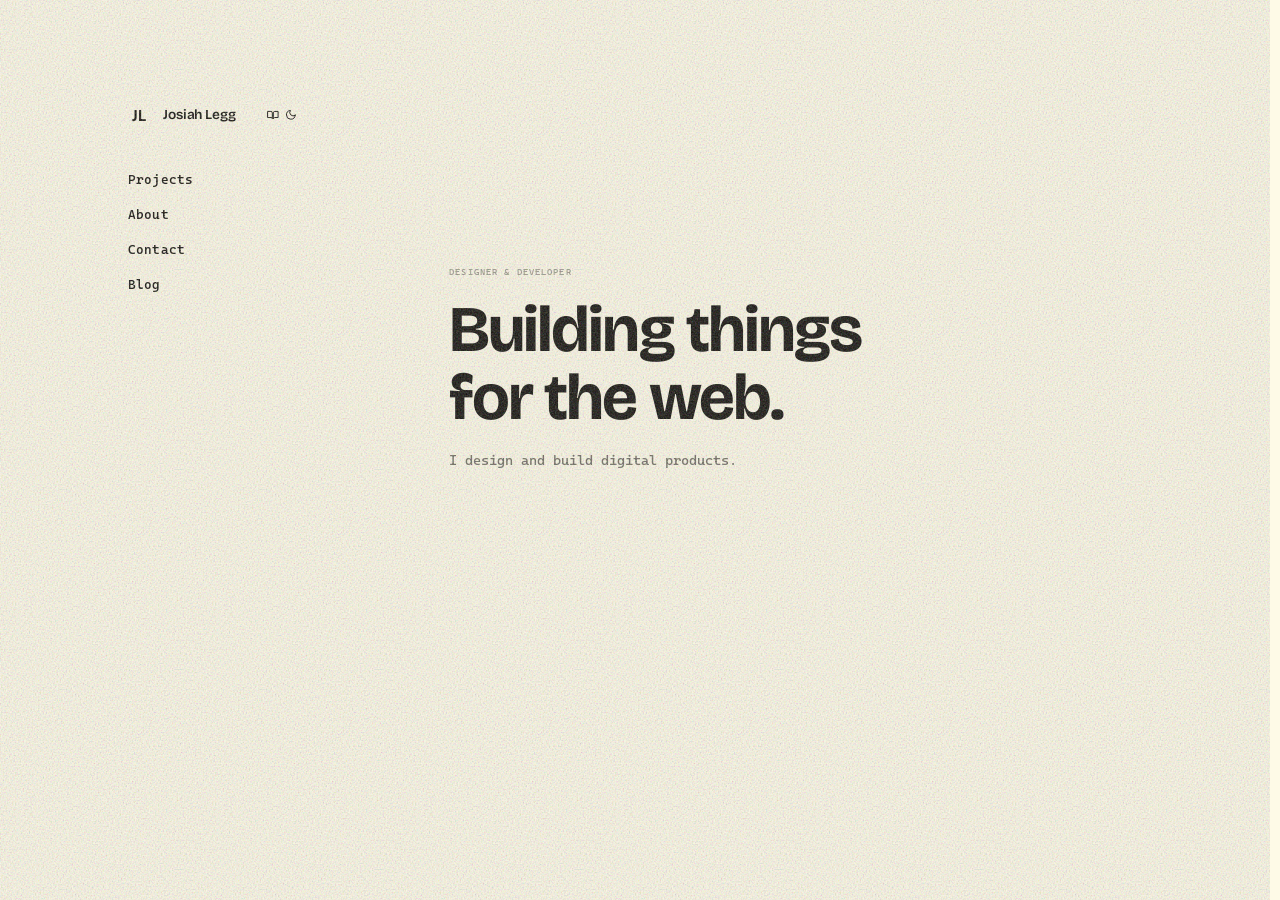
<file: index.html>
<!DOCTYPE html>
<html lang="en" data-theme="light">

<head>
  <meta charset="UTF-8">
  <meta name="viewport" content="width=device-width, initial-scale=1.0">
  <meta name="description"
    content="Josiah Legg - designer and developer building digital products focused on clarity, craft, and things that feel good to use.">

  <script>
    (function () {
      var saved = localStorage.getItem('theme');
      var theme = saved || (window.matchMedia('(prefers-color-scheme: dark)').matches ? 'dark' : 'light');
      document.documentElement.setAttribute('data-theme', theme);
      if (localStorage.getItem('reader') === 'true') document.documentElement.setAttribute('data-reader', '');
    })();
  </script>

  <link rel="icon" href="/favicon.svg" type="image/svg+xml">

  <meta property="og:type" content="website">
  <meta property="og:url" content="https://josiahlegg.com/">
  <meta property="og:title" content="Josiah Legg | Portfolio">
  <meta property="og:description"
    content="Designer and developer building digital products focused on clarity, craft, and things that feel good to use.">
  <meta property="og:image" content="https://josiahlegg.com/og-image.png">
  <meta name="twitter:card" content="summary_large_image">

  <link rel="canonical" href="https://josiahlegg.com/">
  <title>Josiah Legg | Portfolio Home</title>
  <link rel="stylesheet" href="/styles/styles.css">
  <link rel="preconnect" href="https://fonts.googleapis.com">
  <link rel="preconnect" href="https://fonts.gstatic.com" crossorigin>
  <link
    href="https://fonts.googleapis.com/css2?family=Bricolage+Grotesque:opsz,wght@12..96,200..800&family=Cascadia+Mono:wght@300;400;500;600&display=swap"
    rel="stylesheet">
</head>

<body>
  <a class="skip-link" href="#main">Skip to content</a>
  <header class="site-header">
    <div class="header-row">
      <a href="/" class="logo" aria-label="Josiah Legg | Portfolio" aria-current="page">
        <svg class="logo-icon" viewBox="0 0 64 64" xmlns="http://www.w3.org/2000/svg" aria-hidden="true">
          <rect class="logo-icon-bg" width="64" height="64" rx="16" />
          <text class="logo-icon-text" x="32" y="32" text-anchor="middle" dominant-baseline="central">JL</text>
        </svg>
        <span class="logo-text">Josiah Legg</span>
      </a>

      <div class="header-controls">
        <button class="reader-toggle" aria-label="Toggle reader mode" aria-pressed="false">
          <svg viewBox="0 0 24 24" stroke-width="2" stroke-linecap="round" stroke-linejoin="round" aria-hidden="true">
            <path d="M2 5h6a3 3 0 0 1 3 3v12a2.5 2.5 0 0 0-2.5-2.5H2z" />
            <path d="M22 5h-6a3 3 0 0 0-3 3v12a2.5 2.5 0 0 1 2.5-2.5H22z" />
          </svg>
        </button>
        <button class="theme-toggle" aria-label="Toggle dark mode" aria-pressed="false">
          <svg class="icon-moon" viewBox="0 0 24 24" stroke-width="2" stroke-linecap="round" stroke-linejoin="round"
            aria-hidden="true">
            <path d="M21 12.79A9 9 0 1 1 11.21 3 7 7 0 0 0 21 12.79z" />
          </svg>
          <svg class="icon-sun" viewBox="0 0 24 24" stroke-width="2" stroke-linecap="round" stroke-linejoin="round"
            aria-hidden="true">
            <circle cx="12" cy="12" r="4" />
            <path
              d="M12 2v2M12 20v2M4.93 4.93l1.41 1.41M17.66 17.66l1.41 1.41M2 12h2M20 12h2M6.34 17.66l-1.41 1.41M19.07 4.93l-1.41 1.41" />
          </svg>
        </button>
        <button class="hamburger" aria-label="Toggle menu" aria-expanded="false">
          <svg width="16" height="10" viewBox="0 0 16 10">
            <rect y="0.908" width="16" height="1.5" rx="0.5"></rect>
            <rect y="8.408" width="16" height="1.5" rx="0.5"></rect>
          </svg>
        </button>
      </div>
    </div>

    <nav class="site-nav" aria-label="Primary">
      <span class="nav-dot" aria-hidden="true"></span>
      <ul role="list">
        <li><a href="/projects/" class="nav-link">Projects</a></li>
        <li><a href="/about/" class="nav-link">About</a></li>
        <li><a href="/contact/" class="nav-link">Contact</a></li>
        <li>
          <a href="https://blog.josiahlegg.com" class="nav-link external" target="_blank" rel="noopener">
            <span>Blog</span>
            <svg width="8" height="8" viewBox="0 0 8 8" class="external-arrow" aria-hidden="true">
              <path d="M0.772727 8L0 7.22727L6.13636 1.09091H0.727273V0H8V7.27273H6.90909V1.86364L0.772727 8Z" />
            </svg>
          </a>
        </li>
      </ul>
    </nav>
  </header>

  <main class="main-content" id="main" tabindex="-1">
    <section class="hero">
      <p class="hero-eyebrow">Designer &amp; Developer</p>
      <h1 class="hero-title">Building things<br>for the web.</h1>
      <p class="hero-body">I design and build digital products.</p>
    </section>
  </main>

  <script src="/scripts/main.js" defer></script>
</body>

</html>
</file>
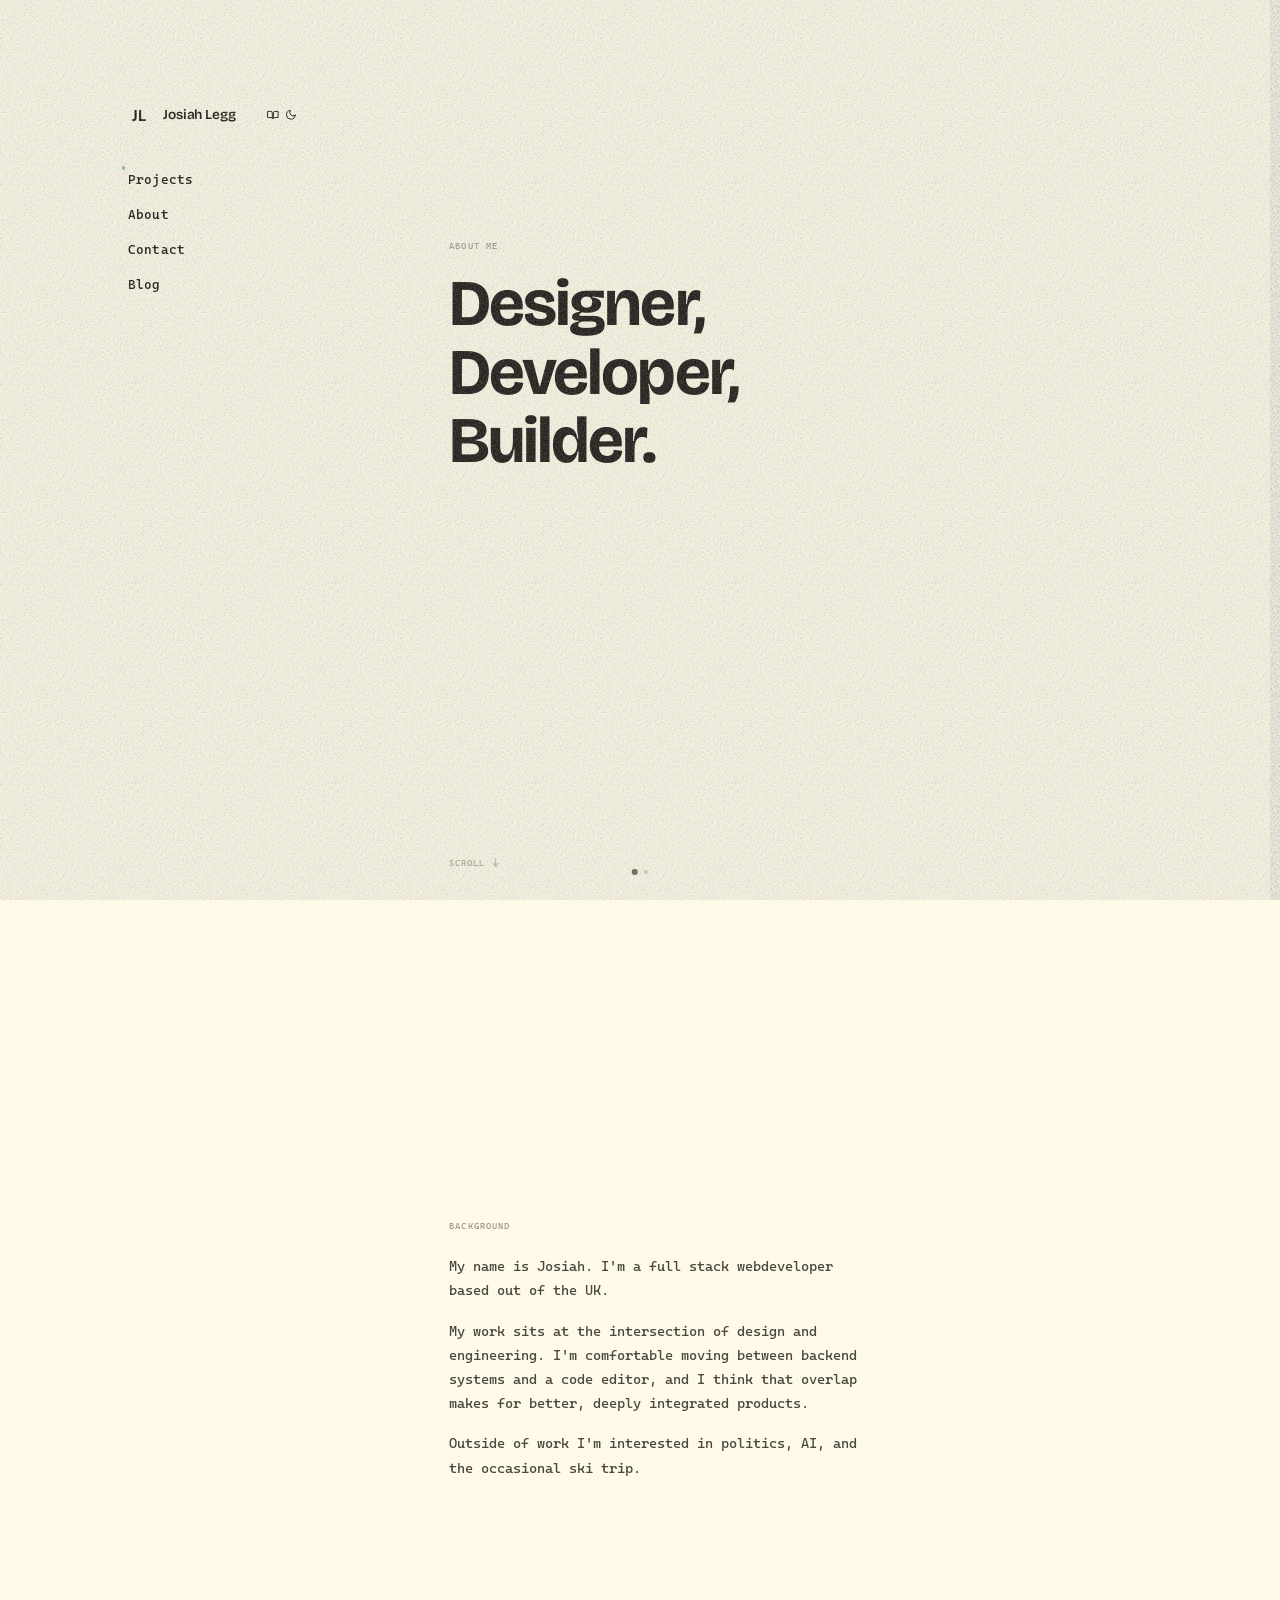
<file: about/index.html>
<!DOCTYPE html>
<html lang="en" data-theme="light">

<head>
  <meta charset="UTF-8">
  <meta name="viewport" content="width=device-width, initial-scale=1.0">
  <meta name="description"
    content="About Josiah Legg - a designer and developer working at the intersection of design and engineering.">

  <script>
    (function () {
      var saved = localStorage.getItem('theme');
      var theme = saved || (window.matchMedia('(prefers-color-scheme: dark)').matches ? 'dark' : 'light');
      document.documentElement.setAttribute('data-theme', theme);
      if (localStorage.getItem('reader') === 'true') document.documentElement.setAttribute('data-reader', '');
    })();
  </script>

  <link rel="icon" href="/favicon.svg" type="image/svg+xml">

  <meta property="og:type" content="website">
  <meta property="og:url" content="https://josiahlegg.com/about/">
  <meta property="og:title" content="Josiah Legg | About">
  <meta property="og:description"
    content="Designer and developer working at the intersection of design and engineering.">
  <meta property="og:image" content="https://josiahlegg.com/og-image.png">
  <meta name="twitter:card" content="summary_large_image">

  <link rel="canonical" href="https://josiahlegg.com/about/">
  <title>Josiah Legg | About</title>
  <link rel="stylesheet" href="/styles/styles.css">
  <link rel="preconnect" href="https://fonts.googleapis.com">
  <link rel="preconnect" href="https://fonts.gstatic.com" crossorigin>
  <link
    href="https://fonts.googleapis.com/css2?family=Bricolage+Grotesque:opsz,wght@12..96,200..800&family=Cascadia+Mono:wght@300;400;500;600&display=swap"
    rel="stylesheet">
</head>

<body>
  <a class="skip-link" href="#main">Skip to content</a>
  <header class="site-header">
    <div class="header-row">
      <a href="/" class="logo" aria-label="Josiah Legg | Portfolio">
        <svg class="logo-icon" viewBox="0 0 64 64" xmlns="http://www.w3.org/2000/svg" aria-hidden="true">
          <rect class="logo-icon-bg" width="64" height="64" rx="16" />
          <text class="logo-icon-text" x="32" y="32" text-anchor="middle" dominant-baseline="central">JL</text>
        </svg>
        <span class="logo-text">Josiah Legg</span>
      </a>

      <div class="header-controls">
        <button class="reader-toggle" aria-label="Toggle reader mode" aria-pressed="false">
          <svg viewBox="0 0 24 24" stroke-width="2" stroke-linecap="round" stroke-linejoin="round" aria-hidden="true">
            <path d="M2 5h6a3 3 0 0 1 3 3v12a2.5 2.5 0 0 0-2.5-2.5H2z" />
            <path d="M22 5h-6a3 3 0 0 0-3 3v12a2.5 2.5 0 0 1 2.5-2.5H22z" />
          </svg>
        </button>
        <button class="theme-toggle" aria-label="Toggle dark mode" aria-pressed="false">
          <svg class="icon-moon" viewBox="0 0 24 24" stroke-width="2" stroke-linecap="round" stroke-linejoin="round"
            aria-hidden="true">
            <path d="M21 12.79A9 9 0 1 1 11.21 3 7 7 0 0 0 21 12.79z" />
          </svg>
          <svg class="icon-sun" viewBox="0 0 24 24" stroke-width="2" stroke-linecap="round" stroke-linejoin="round"
            aria-hidden="true">
            <circle cx="12" cy="12" r="4" />
            <path
              d="M12 2v2M12 20v2M4.93 4.93l1.41 1.41M17.66 17.66l1.41 1.41M2 12h2M20 12h2M6.34 17.66l-1.41 1.41M19.07 4.93l-1.41 1.41" />
          </svg>
        </button>
        <button class="hamburger" aria-label="Toggle menu" aria-expanded="false">
          <svg width="16" height="10" viewBox="0 0 16 10">
            <rect y="0.908" width="16" height="1.5" rx="0.5"></rect>
            <rect y="8.408" width="16" height="1.5" rx="0.5"></rect>
          </svg>
        </button>
      </div>
    </div>

    <nav class="site-nav" aria-label="Primary">
      <span class="nav-dot" aria-hidden="true"></span>
      <ul role="list">
        <li><a href="/projects/" class="nav-link">Projects</a></li>
        <li><a href="/about/" class="nav-link" aria-current="page">About</a></li>
        <li><a href="/contact/" class="nav-link">Contact</a></li>
        <li>
          <a href="https://blog.josiahlegg.com" class="nav-link external" target="_blank" rel="noopener">
            <span>Blog</span>
            <svg width="8" height="8" viewBox="0 0 8 8" class="external-arrow" aria-hidden="true">
              <path d="M0.772727 8L0 7.22727L6.13636 1.09091H0.727273V0H8V7.27273H6.90909V1.86364L0.772727 8Z" />
            </svg>
          </a>
        </li>
      </ul>
    </nav>
  </header>

  <main class="main-content" id="main" tabindex="-1">
    <section class="hero">
      <p class="hero-eyebrow">About me</p>
      <h1 class="hero-title">Designer,<br>Developer,<br>Builder.</h1>
      <div class="scroll-hint" aria-hidden="true">
        <span>Scroll</span>
        <svg width="10" height="12" viewBox="0 0 10 12" fill="none" xmlns="http://www.w3.org/2000/svg">
          <path d="M5 1V11M5 11L1 7M5 11L9 7" stroke="currentColor" stroke-width="1.25" stroke-linecap="round"
            stroke-linejoin="round" />
        </svg>
      </div>
    </section>

    <section class="page-section">
      <p class="section-label">Background</p>
      <div class="about-content">
        <p>My name is Josiah. I'm a full stack webdeveloper based out of the UK.</p>
        <p>My work sits at the intersection of design and engineering. I'm comfortable moving between backend systems and a code
          editor, and I think that overlap makes for better, deeply integrated products.</p>
        <p>Outside of work I'm interested in politics, AI, and the occasional ski trip.</p>
      </div>
    </section>
  </main>

  <script src="/scripts/main.js" defer></script>
</body>

</html>
</file>
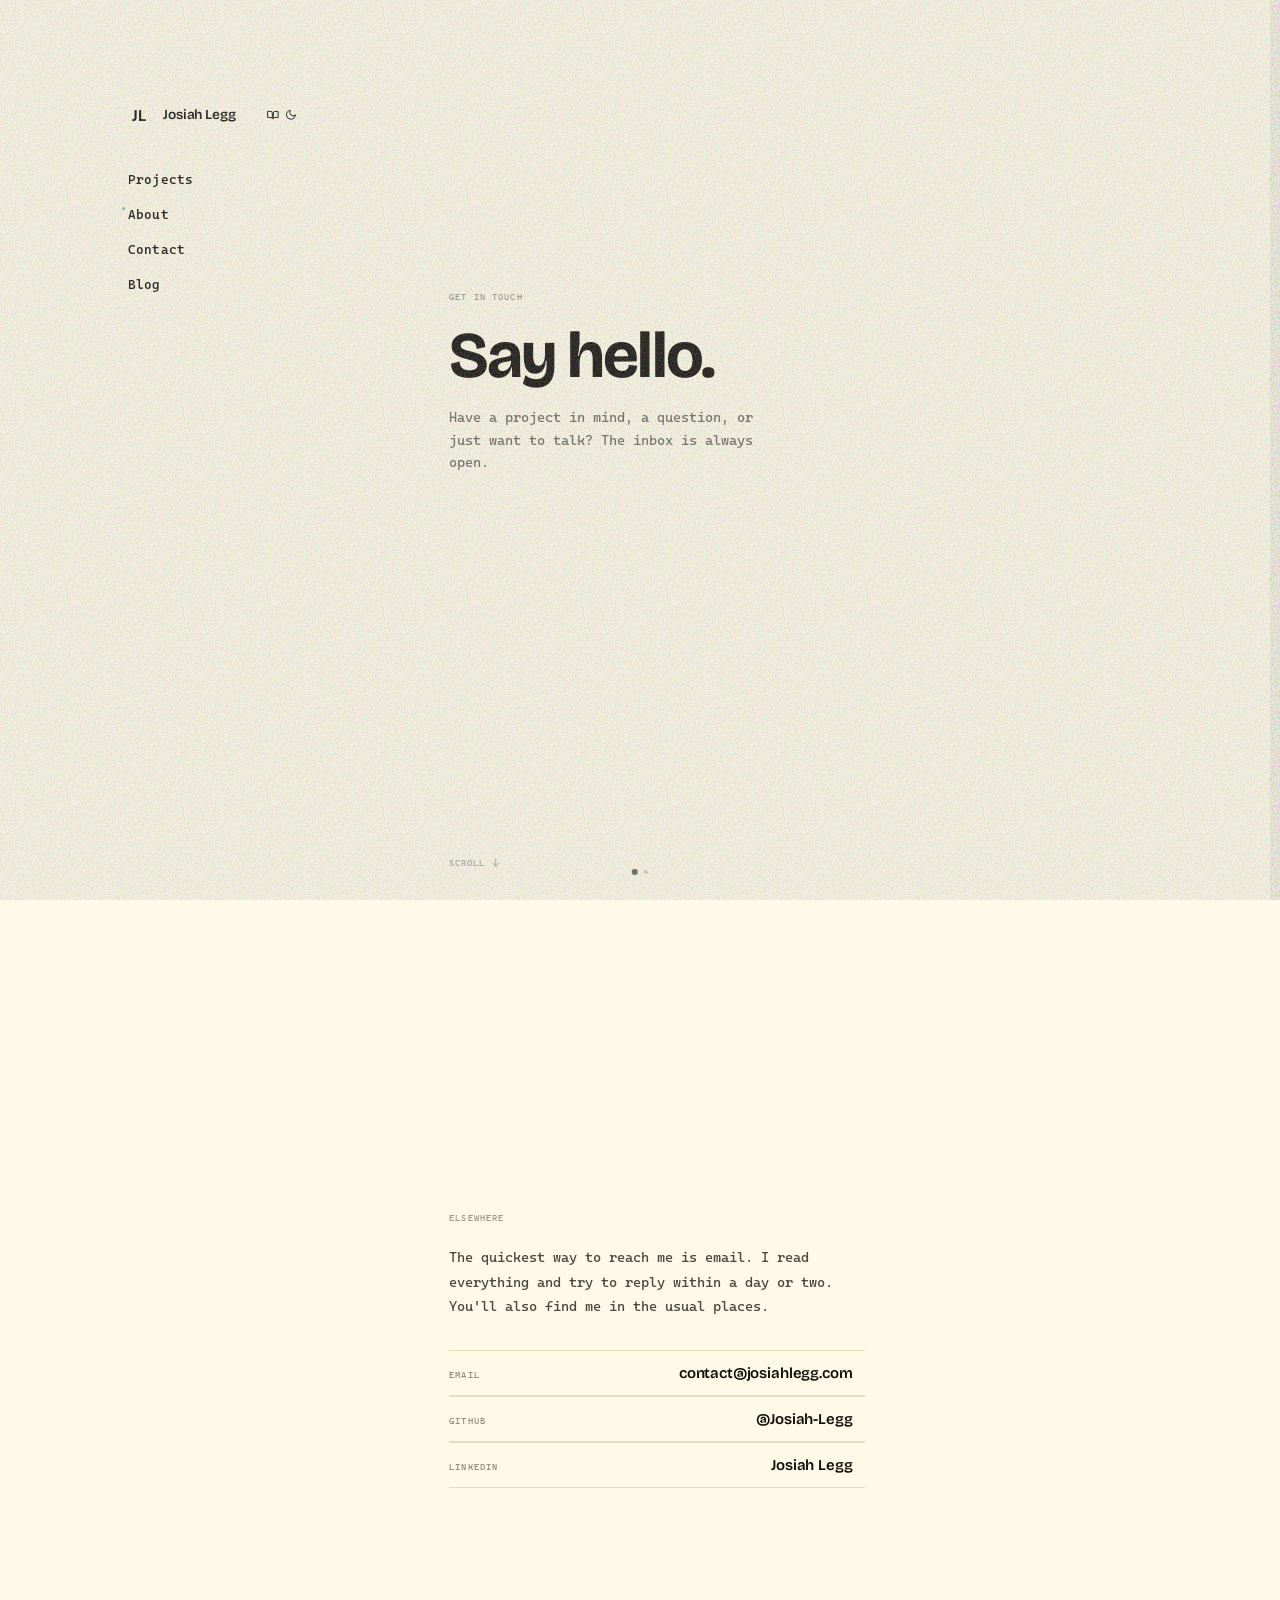
<file: contact/index.html>
<!DOCTYPE html>
<html lang="en" data-theme="light">

<head>
  <meta charset="UTF-8">
  <meta name="viewport" content="width=device-width, initial-scale=1.0">
  <meta name="description" content="Get in touch with Josiah Legg - designer and developer.">

  <script>
    (function () {
      var saved = localStorage.getItem('theme');
      var theme = saved || (window.matchMedia('(prefers-color-scheme: dark)').matches ? 'dark' : 'light');
      document.documentElement.setAttribute('data-theme', theme);
      if (localStorage.getItem('reader') === 'true') document.documentElement.setAttribute('data-reader', '');
    })();
  </script>

  <link rel="icon" href="/favicon.svg" type="image/svg+xml">

  <meta property="og:type" content="website">
  <meta property="og:url" content="https://josiahlegg.com/contact/">
  <meta property="og:title" content="Josiah Legg | Contact">
  <meta property="og:description" content="Get in touch - designer and developer.">
  <meta property="og:image" content="https://josiahlegg.com/og-image.png">
  <meta name="twitter:card" content="summary_large_image">

  <link rel="canonical" href="https://josiahlegg.com/contact/">
  <title>Josiah Legg | Contact</title>
  <link rel="stylesheet" href="/styles/styles.css">
  <link rel="preconnect" href="https://fonts.googleapis.com">
  <link rel="preconnect" href="https://fonts.gstatic.com" crossorigin>
  <link
    href="https://fonts.googleapis.com/css2?family=Bricolage+Grotesque:opsz,wght@12..96,200..800&family=Cascadia+Mono:wght@300;400;500;600&display=swap"
    rel="stylesheet">
</head>

<body>
  <a class="skip-link" href="#main">Skip to content</a>
  <header class="site-header">
    <div class="header-row">
      <a href="/" class="logo" aria-label="Josiah Legg | Portfolio">
        <svg class="logo-icon" viewBox="0 0 64 64" xmlns="http://www.w3.org/2000/svg" aria-hidden="true">
          <rect class="logo-icon-bg" width="64" height="64" rx="16" />
          <text class="logo-icon-text" x="32" y="32" text-anchor="middle" dominant-baseline="central">JL</text>
        </svg>
        <span class="logo-text">Josiah Legg</span>
      </a>

      <div class="header-controls">
        <button class="reader-toggle" aria-label="Toggle reader mode" aria-pressed="false">
          <svg viewBox="0 0 24 24" stroke-width="2" stroke-linecap="round" stroke-linejoin="round" aria-hidden="true">
            <path d="M2 5h6a3 3 0 0 1 3 3v12a2.5 2.5 0 0 0-2.5-2.5H2z" />
            <path d="M22 5h-6a3 3 0 0 0-3 3v12a2.5 2.5 0 0 1 2.5-2.5H22z" />
          </svg>
        </button>
        <button class="theme-toggle" aria-label="Toggle dark mode" aria-pressed="false">
          <svg class="icon-moon" viewBox="0 0 24 24" stroke-width="2" stroke-linecap="round" stroke-linejoin="round"
            aria-hidden="true">
            <path d="M21 12.79A9 9 0 1 1 11.21 3 7 7 0 0 0 21 12.79z" />
          </svg>
          <svg class="icon-sun" viewBox="0 0 24 24" stroke-width="2" stroke-linecap="round" stroke-linejoin="round"
            aria-hidden="true">
            <circle cx="12" cy="12" r="4" />
            <path
              d="M12 2v2M12 20v2M4.93 4.93l1.41 1.41M17.66 17.66l1.41 1.41M2 12h2M20 12h2M6.34 17.66l-1.41 1.41M19.07 4.93l-1.41 1.41" />
          </svg>
        </button>
        <button class="hamburger" aria-label="Toggle menu" aria-expanded="false">
          <svg width="16" height="10" viewBox="0 0 16 10">
            <rect y="0.908" width="16" height="1.5" rx="0.5"></rect>
            <rect y="8.408" width="16" height="1.5" rx="0.5"></rect>
          </svg>
        </button>
      </div>
    </div>

    <nav class="site-nav" aria-label="Primary">
      <span class="nav-dot" aria-hidden="true"></span>
      <ul role="list">
        <li><a href="/projects/" class="nav-link">Projects</a></li>
        <li><a href="/about/" class="nav-link">About</a></li>
        <li><a href="/contact/" class="nav-link" aria-current="page">Contact</a></li>
        <li>
          <a href="https://blog.josiahlegg.com" class="nav-link external" target="_blank" rel="noopener">
            <span>Blog</span>
            <svg width="8" height="8" viewBox="0 0 8 8" class="external-arrow" aria-hidden="true">
              <path d="M0.772727 8L0 7.22727L6.13636 1.09091H0.727273V0H8V7.27273H6.90909V1.86364L0.772727 8Z" />
            </svg>
          </a>
        </li>
      </ul>
    </nav>
  </header>

  <main class="main-content" id="main" tabindex="-1">
    <section class="hero">
      <p class="hero-eyebrow">Get in touch</p>
      <h1 class="hero-title">Say hello.</h1>
      <p class="hero-body">Have a project in mind, a question, or just want to talk? The inbox is always open.</p>
      <div class="scroll-hint" aria-hidden="true">
        <span>Scroll</span>
        <svg width="10" height="12" viewBox="0 0 10 12" fill="none" xmlns="http://www.w3.org/2000/svg">
          <path d="M5 1V11M5 11L1 7M5 11L9 7" stroke="currentColor" stroke-width="1.25" stroke-linecap="round"
            stroke-linejoin="round" />
        </svg>
      </div>
    </section>

    <section class="page-section">
      <p class="section-label">Elsewhere</p>
      <div class="contact-content">
        <p class="contact-intro">The quickest way to reach me is email. I read everything and try to reply within a day
          or two. You'll also find me in the usual places.</p>
        <ul class="contact-links" role="list">
          <li>
            <a class="contact-link contact-copy" href="mailto:contact@josiahlegg.com" data-copy="contact@josiahlegg.com"
              aria-label="Copy email address to clipboard">
              <span class="contact-link-label">Email</span>
              <span class="contact-link-value">
                <span class="copy-default">
                  contact@josiahlegg.com
                  <svg class="copy-icon" viewBox="0 0 24 24" aria-hidden="true">
                    <rect x="9" y="9" width="11" height="11" rx="2" />
                    <path d="M5 15V5a2 2 0 0 1 2-2h10" />
                  </svg>
                </span>
                <span class="copy-feedback" aria-hidden="true">
                  <svg viewBox="0 0 24 24" aria-hidden="true">
                    <path d="M5 13l4 4L19 7" />
                  </svg>
                  Copied
                </span>
              </span>
            </a>
          </li>
          <li>
            <a class="contact-link" href="https://github.com/Josiah-Legg" target="_blank" rel="noopener">
              <span class="contact-link-label">GitHub</span>
              <span class="contact-link-value">
                @Josiah-Legg
                <svg width="8" height="8" viewBox="0 0 8 8" class="external-arrow" aria-hidden="true">
                  <path d="M0.772727 8L0 7.22727L6.13636 1.09091H0.727273V0H8V7.27273H6.90909V1.86364L0.772727 8Z" />
                </svg>
              </span>
            </a>
          </li>
          <li>
            <a class="contact-link" href="https://www.linkedin.com/in/josiah-legg-b3b2783a7" target="_blank" rel="noopener">
              <span class="contact-link-label">LinkedIn</span>
              <span class="contact-link-value">
                Josiah Legg
                <svg width="8" height="8" viewBox="0 0 8 8" class="external-arrow" aria-hidden="true">
                  <path d="M0.772727 8L0 7.22727L6.13636 1.09091H0.727273V0H8V7.27273H6.90909V1.86364L0.772727 8Z" />
                </svg>
              </span>
            </a>
          </li>
        </ul>
      </div>
    </section>
  </main>

  <script src="/scripts/main.js" defer></script>
</body>

</html>
</file>
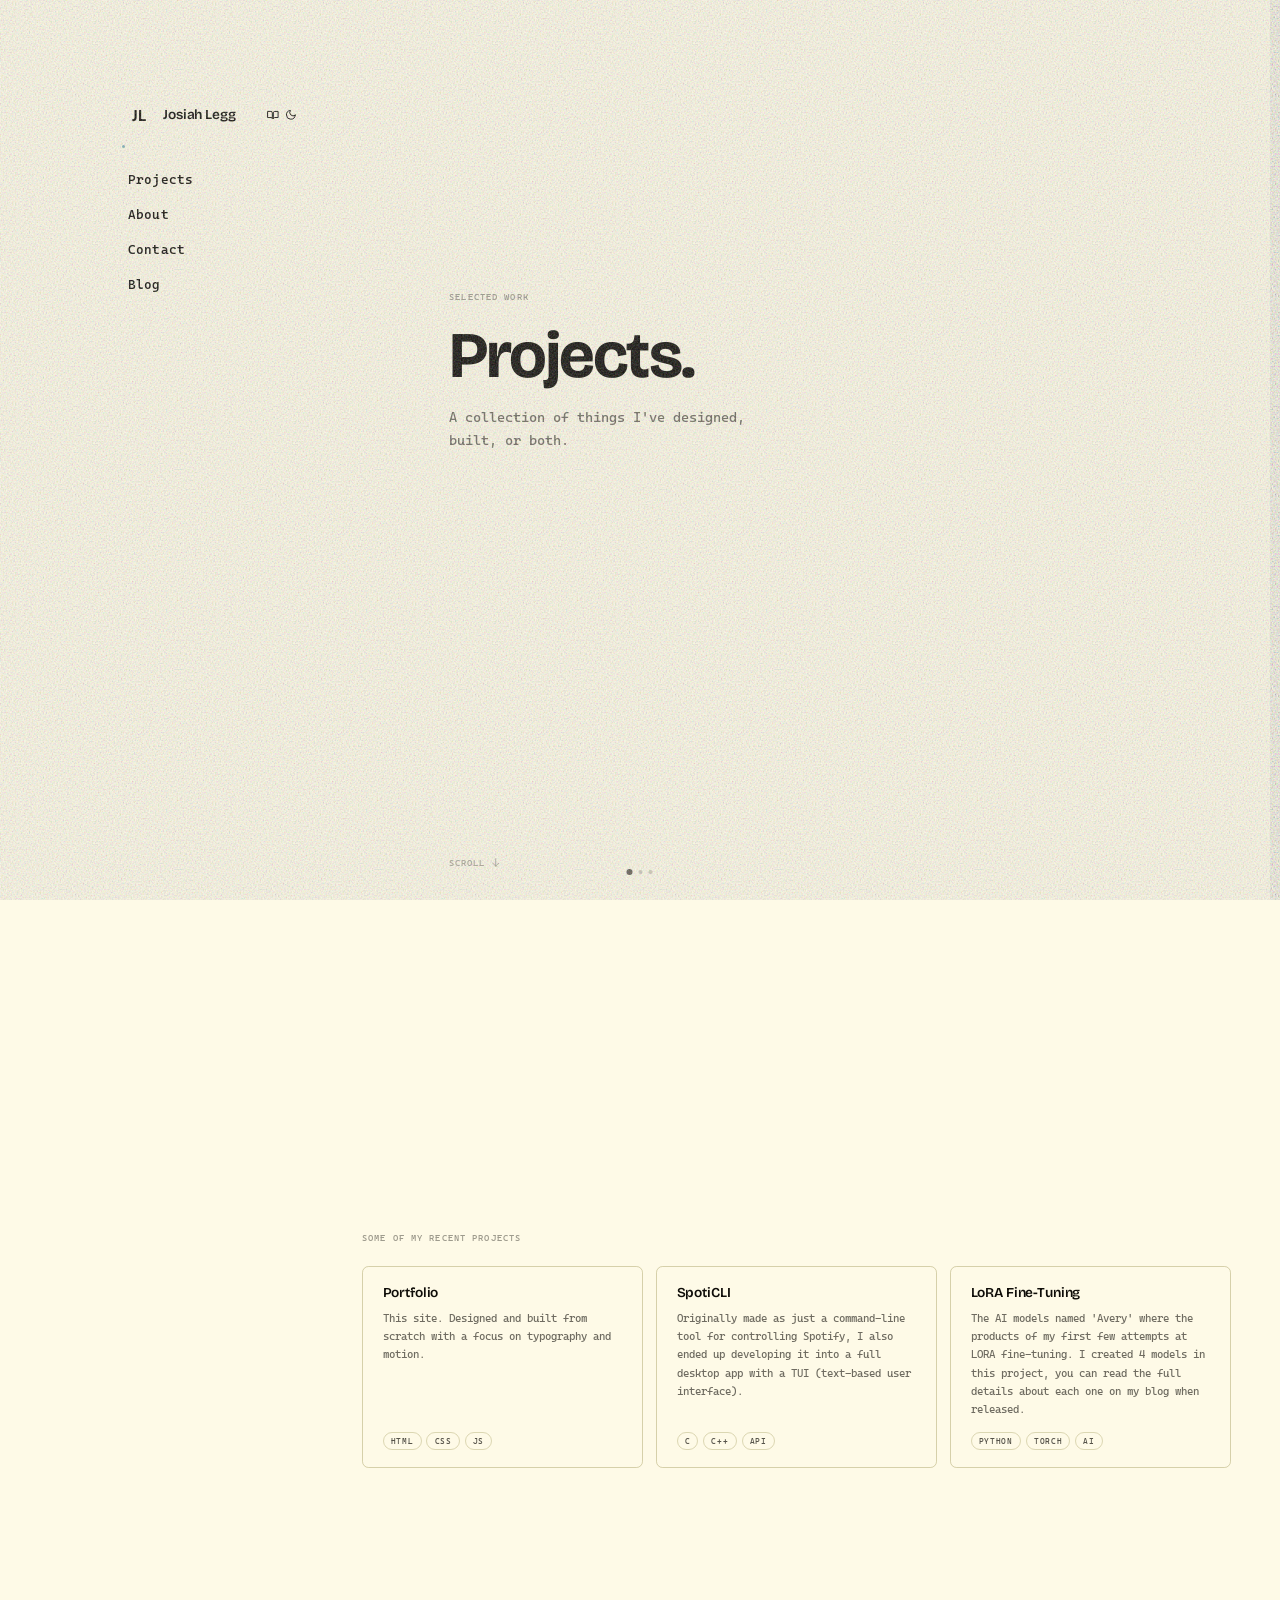
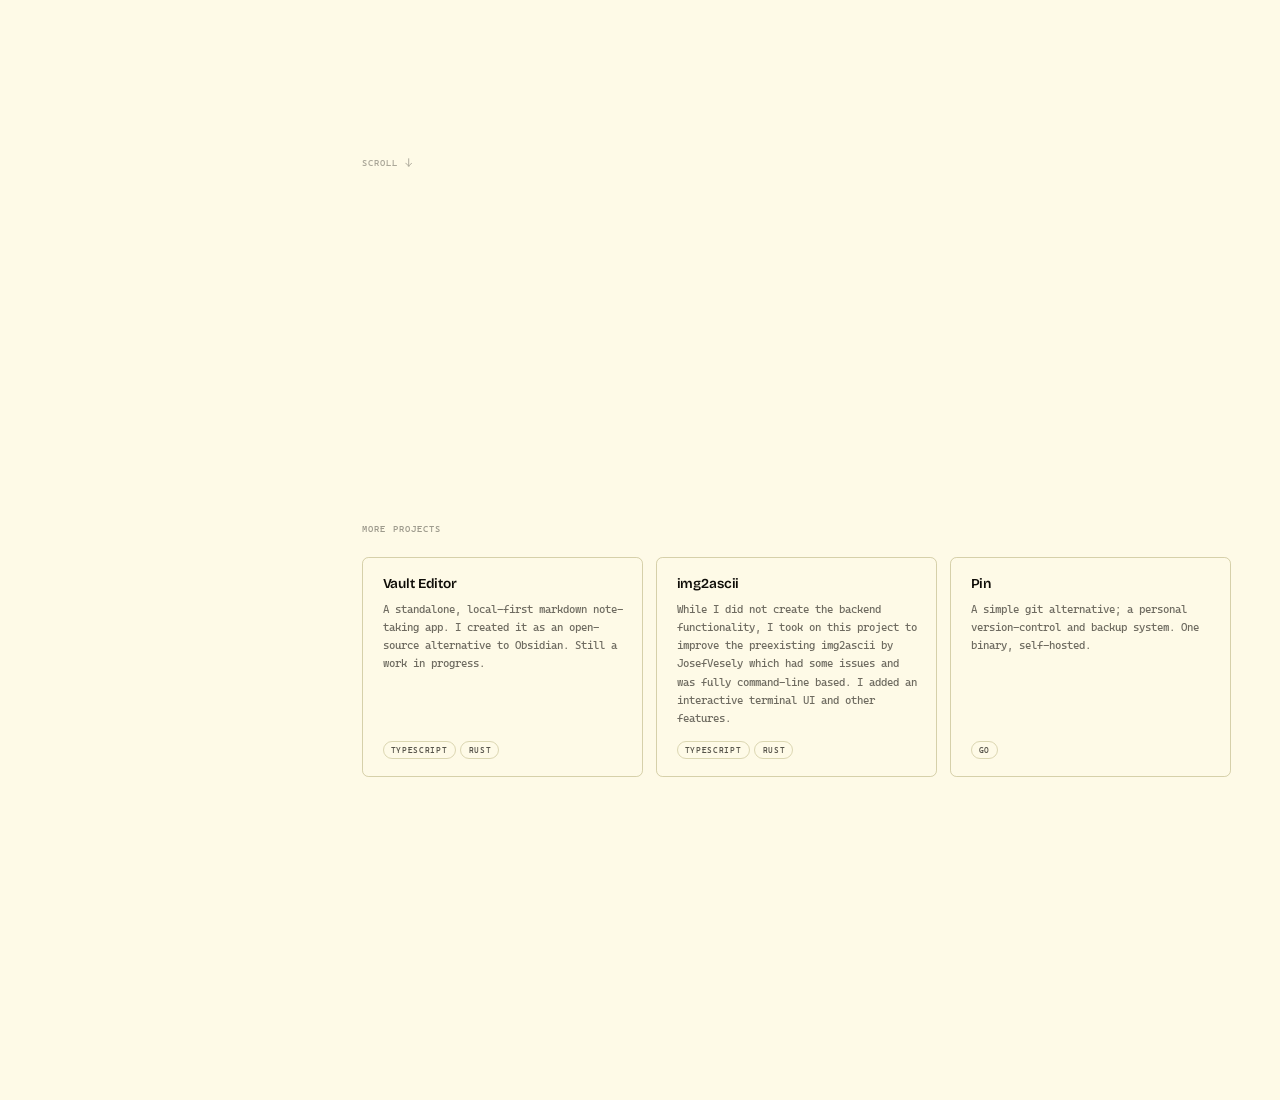
<file: projects/index.html>
<!DOCTYPE html>
<html lang="en" data-theme="light">

<head>
  <meta charset="UTF-8">
  <meta name="viewport" content="width=device-width, initial-scale=1.0">
  <meta name="description" content="Selected work by Josiah Legg - a collection of things designed, built, or both.">

  <script>
    (function () {
      var saved = localStorage.getItem('theme');
      var theme = saved || (window.matchMedia('(prefers-color-scheme: dark)').matches ? 'dark' : 'light');
      document.documentElement.setAttribute('data-theme', theme);
      if (localStorage.getItem('reader') === 'true') document.documentElement.setAttribute('data-reader', '');
    })();
  </script>

  <link rel="icon" href="/favicon.svg" type="image/svg+xml">

  <meta property="og:type" content="website">
  <meta property="og:url" content="https://josiahlegg.com/projects/">
  <meta property="og:title" content="Josiah Legg | Projects">
  <meta property="og:description" content="Selected work - a collection of things designed, built, or both.">
  <meta property="og:image" content="https://josiahlegg.com/og-image.png">
  <meta name="twitter:card" content="summary_large_image">

  <link rel="canonical" href="https://josiahlegg.com/projects/">
  <title>Josiah Legg | Projects</title>
  <link rel="stylesheet" href="/styles/styles.css">
  <link rel="preconnect" href="https://fonts.googleapis.com">
  <link rel="preconnect" href="https://fonts.gstatic.com" crossorigin>
  <link
    href="https://fonts.googleapis.com/css2?family=Bricolage+Grotesque:opsz,wght@12..96,200..800&family=Cascadia+Mono:wght@300;400;500;600&display=swap"
    rel="stylesheet">
</head>

<body>
  <a class="skip-link" href="#main">Skip to content</a>
  <header class="site-header">
    <div class="header-row">
      <a href="/" class="logo" aria-label="Josiah Legg | Portfolio">
        <svg class="logo-icon" viewBox="0 0 64 64" xmlns="http://www.w3.org/2000/svg" aria-hidden="true">
          <rect class="logo-icon-bg" width="64" height="64" rx="16" />
          <text class="logo-icon-text" x="32" y="32" text-anchor="middle" dominant-baseline="central">JL</text>
        </svg>
        <span class="logo-text">Josiah Legg</span>
      </a>

      <div class="header-controls">
        <button class="reader-toggle" aria-label="Toggle reader mode" aria-pressed="false">
          <svg viewBox="0 0 24 24" stroke-width="2" stroke-linecap="round" stroke-linejoin="round" aria-hidden="true">
            <path d="M2 5h6a3 3 0 0 1 3 3v12a2.5 2.5 0 0 0-2.5-2.5H2z" />
            <path d="M22 5h-6a3 3 0 0 0-3 3v12a2.5 2.5 0 0 1 2.5-2.5H22z" />
          </svg>
        </button>
        <button class="theme-toggle" aria-label="Toggle dark mode" aria-pressed="false">
          <svg class="icon-moon" viewBox="0 0 24 24" stroke-width="2" stroke-linecap="round" stroke-linejoin="round"
            aria-hidden="true">
            <path d="M21 12.79A9 9 0 1 1 11.21 3 7 7 0 0 0 21 12.79z" />
          </svg>
          <svg class="icon-sun" viewBox="0 0 24 24" stroke-width="2" stroke-linecap="round" stroke-linejoin="round"
            aria-hidden="true">
            <circle cx="12" cy="12" r="4" />
            <path
              d="M12 2v2M12 20v2M4.93 4.93l1.41 1.41M17.66 17.66l1.41 1.41M2 12h2M20 12h2M6.34 17.66l-1.41 1.41M19.07 4.93l-1.41 1.41" />
          </svg>
        </button>
        <button class="hamburger" aria-label="Toggle menu" aria-expanded="false">
          <svg width="16" height="10" viewBox="0 0 16 10">
            <rect y="0.908" width="16" height="1.5" rx="0.5"></rect>
            <rect y="8.408" width="16" height="1.5" rx="0.5"></rect>
          </svg>
        </button>
      </div>
    </div>

    <nav class="site-nav" aria-label="Primary">
      <span class="nav-dot" aria-hidden="true"></span>
      <ul role="list">
        <li><a href="/projects/" class="nav-link" aria-current="page">Projects</a></li>
        <li><a href="/about/" class="nav-link">About</a></li>
        <li><a href="/contact/" class="nav-link">Contact</a></li>
        <li>
          <a href="https://blog.josiahlegg.com" class="nav-link external" target="_blank" rel="noopener">
            <span>Blog</span>
            <svg width="8" height="8" viewBox="0 0 8 8" class="external-arrow" aria-hidden="true">
              <path d="M0.772727 8L0 7.22727L6.13636 1.09091H0.727273V0H8V7.27273H6.90909V1.86364L0.772727 8Z" />
            </svg>
          </a>
        </li>
      </ul>
    </nav>
  </header>

  <main class="main-content" id="main" tabindex="-1">
    <section class="hero">
      <p class="hero-eyebrow">Selected work</p>
      <h1 class="hero-title">Projects.</h1>
      <p class="hero-body">A collection of things I've designed, built, or both.</p>
      <div class="scroll-hint" aria-hidden="true">
        <span>Scroll</span>
        <svg width="10" height="12" viewBox="0 0 10 12" fill="none" xmlns="http://www.w3.org/2000/svg">
          <path d="M5 1V11M5 11L1 7M5 11L9 7" stroke="currentColor" stroke-width="1.25" stroke-linecap="round"
            stroke-linejoin="round" />
        </svg>
      </div>
    </section>

    <section class="page-section">
      <p class="section-label">Some of my recent projects</p>
      <div class="projects-grid">

        <article class="project-card" data-href="https://github.com/Josiah-Legg/portfolio">
          <div class="project-card-header">
            <h2 class="project-card-title">Portfolio</h2>
            <svg class="project-card-arrow" width="8" height="8" viewBox="0 0 8 8" aria-hidden="true">
              <path d="M0.772727 8L0 7.22727L6.13636 1.09091H0.727273V0H8V7.27273H6.90909V1.86364L0.772727 8Z" />
            </svg>
          </div>
          <p class="project-card-desc">This site. Designed and built from scratch with a focus on typography and motion.
          </p>
          <div class="project-card-tags">
            <span class="tag">HTML</span>
            <span class="tag">CSS</span>
            <span class="tag">JS</span>
          </div>
        </article>

        <article class="project-card" data-href="https://github.com/Josiah-Legg/spoticli">
          <div class="project-card-header">
            <h2 class="project-card-title">SpotiCLI</h2>
            <svg class="project-card-arrow" width="8" height="8" viewBox="0 0 8 8" aria-hidden="true">
              <path d="M0.772727 8L0 7.22727L6.13636 1.09091H0.727273V0H8V7.27273H6.90909V1.86364L0.772727 8Z" />
            </svg>
          </div>
          <p class="project-card-desc">Originally made as just a command-line tool for controlling Spotify, I also ended
            up developing it into a full desktop app with a TUI (text-based user interface).
          </p>
          <div class="project-card-tags">
            <span class="tag">C</span>
            <span class="tag">C++</span>
            <span class="tag">API</span>
          </div>
        </article>

        <article class="project-card" data-href="">
          <div class="project-card-header">
            <h2 class="project-card-title">LoRA Fine-Tuning</h2>
            <svg class="project-card-arrow" width="8" height="8" viewBox="0 0 8 8" aria-hidden="true">
              <path d="M0.772727 8L0 7.22727L6.13636 1.09091H0.727273V0H8V7.27273H6.90909V1.86364L0.772727 8Z" />
            </svg>
          </div>
          <p class="project-card-desc">The AI models named 'Avery' where the products of my first few attempts at LORA
            fine-tuning. I created 4 models in this project, you can read the full details about each one on my blog
            when released.
          </p>
          <div class="project-card-tags">
            <span class="tag">Python</span>
            <span class="tag">Torch</span>
            <span class="tag">AI</span>
          </div>
        </article>

      </div>

      <div class="scroll-hint" aria-hidden="true">
        <span>Scroll</span>
        <svg width="10" height="12" viewBox="0 0 10 12" fill="none" xmlns="http://www.w3.org/2000/svg">
          <path d="M5 1V11M5 11L1 7M5 11L9 7" stroke="currentColor" stroke-width="1.25" stroke-linecap="round"
            stroke-linejoin="round" />
        </svg>
      </div>
    </section>

    <section class="page-section">
      <p class="section-label">More projects</p>
      <div class="projects-grid">

        <article class="project-card" data-href="https://github.com/Josiah-Legg/vault">
          <div class="project-card-header">
            <h2 class="project-card-title">Vault Editor</h2>
            <svg class="project-card-arrow" width="8" height="8" viewBox="0 0 8 8" aria-hidden="true">
              <path d="M0.772727 8L0 7.22727L6.13636 1.09091H0.727273V0H8V7.27273H6.90909V1.86364L0.772727 8Z" />
            </svg>
          </div>
          <p class="project-card-desc">A standalone, local-first markdown note-taking app. I created it as an
            open-source alternative to Obsidian. Still a work in progress.</p>
          <div class="project-card-tags">
            <span class="tag">Typescript</span>
            <span class="tag">Rust</span>
          </div>
        </article>

        <article class="project-card" data-href="https://github.com/Josiah-Legg/img2ascii">
          <div class="project-card-header">
            <h2 class="project-card-title">img2ascii</h2>
            <svg class="project-card-arrow" width="8" height="8" viewBox="0 0 8 8" aria-hidden="true">
              <path d="M0.772727 8L0 7.22727L6.13636 1.09091H0.727273V0H8V7.27273H6.90909V1.86364L0.772727 8Z" />
            </svg>
          </div>
          <p class="project-card-desc">While I did not create the backend functionality, I took on this project to
            improve the preexisting img2ascii by JosefVesely which had some issues and was fully command-line based. I
            added an interactive terminal UI and other features.</p>
          <div class="project-card-tags">
            <span class="tag">Typescript</span>
            <span class="tag">Rust</span>
          </div>
        </article>

        <article class="project-card" data-href="https://github.com/Josiah-Legg/pin">
          <div class="project-card-header">
            <h2 class="project-card-title">Pin</h2>
            <svg class="project-card-arrow" width="8" height="8" viewBox="0 0 8 8" aria-hidden="true">
              <path d="M0.772727 8L0 7.22727L6.13636 1.09091H0.727273V0H8V7.27273H6.90909V1.86364L0.772727 8Z" />
            </svg>
          </div>
          <p class="project-card-desc">A simple git alternative; a personal version-control and backup system. One
            binary, self-hosted.</p>
          <div class="project-card-tags">
            <span class="tag">Go</span>
          </div>
        </article>

      </div>
    </section>
  </main>

  <script src="/scripts/main.js" defer></script>
</body>

</html>
</file>
<file: styles/styles.css>
/* ============================================================
   Josiah Legg - Portfolio
   ============================================================ */

/* ---------- Color themes ---------- */
:root[data-theme="light"] {
  --text: #0f0d08;
  --background: #fefae7;
  --primary: #a69e5f;
  --secondary: #a3ccba;
  --accent: #80b4b8;
}

:root[data-theme="dark"] {
  --text: #f6f4ee;
  --background: #181501;
  --primary: #a19959;
  --secondary: #335c4a;
  --accent: #487c7f;
}

/* ---------- Design tokens ---------- */
:root {
  /* Typography */
  --font-secondary: "Cascadia Mono", ui-monospace, SFMono-Regular, Menlo, Consolas, monospace;
  --font-logo: "Bricolage Grotesque", system-ui, sans-serif;

  /* Easing */
  --ease-in-out-sine: cubic-bezier(.445, .05, .55, .95);
  --ease-out-cubic: cubic-bezier(.215, .61, .355, 1);
  --ease-out-elastic: linear(0, .5737 7.6%, .8382 11.87%, .9463 14.19%, 1.0292 16.54%, 1.0886 18.97%,
      1.1258 21.53%, 1.137 22.97%, 1.1424 24.48%, 1.1423 26.1%, 1.1366 27.86%,
      1.1165 31.01%, 1.0507 38.62%, 1.0219 42.57%, .9995 46.99%, .9872 51.63%,
      .9842 58.77%, 1.0011 81.26%, 1);

  /* Theme transition */
  --theme-transition-duration: 0.4s;

  /* Content stage: a fixed-width column centered in the area right of
     the sidebar, then nudged 10% further right. --stage-pad is the LEFT
     padding; % resolves against .main-content, so only use it on direct
     children of main (.hero, .page-section). */
  --stage-w: 68rem;
  --stage-pad: max(4rem, calc((100% - var(--stage-w)) / 2 + 10%));

  /* Sidebar content (logo/nav) starts ~10% across the screen; the
     sidebar box widens to absorb the inset. */
  --sidebar-inset: 10vw;
}

/* ---------- Reset ---------- */
*,
*::before,
*::after {
  box-sizing: border-box;
}

html,
body {
  margin: 0;
  padding: 0;
}

html {
  overflow-x: hidden;
}

ul {
  list-style: none;
  padding: 0;
  margin: 0;
}

a {
  color: inherit;
  text-decoration: none;
}

button {
  font: inherit;
}

img {
  display: block;
  max-width: 100%;
  height: auto;
}

/* ---------- Base ---------- */
html {
  font-family: var(--font-secondary);
  /* Fluid root scale. Design reference is 2560x1440 at 17.6px:
     0.6875vw = 17.6px @ 2560w, 1.2223vh = 17.6px @ 1440h.
     min() keeps ultrawides height-bound; the floor keeps text readable
     on small desktops. Everything sized in rem scales proportionally. */
  font-size: clamp(13px, min(0.6875vw, 1.2223vh), 26.4px);
  color: var(--text);
  background-color: var(--background);
  -webkit-font-smoothing: antialiased;
  -moz-osx-font-smoothing: grayscale;
  /* Reserve the scrollbar gutter so pages that don't scroll (home,
     short reader-mode pages) don't shift relative to pages that do. */
  scrollbar-gutter: stable;
  scrollbar-width: thin;
  scrollbar-color: color-mix(in srgb, var(--primary), transparent 35%) transparent;
}

/* WebKit custom scrollbar */
::-webkit-scrollbar {
  width: 3px;
}

::-webkit-scrollbar-track {
  background: transparent;
}

::-webkit-scrollbar-thumb {
  background: color-mix(in srgb, var(--primary), transparent 35%);
  border-radius: 99px;
}

::-webkit-scrollbar-thumb:hover {
  background: var(--primary);
}

html::before,
html::after {
  content: '';
  position: fixed;
  inset: 0;
  pointer-events: none;
  z-index: 99999;
  background-image: url("data:image/svg+xml,%3Csvg xmlns='http://www.w3.org/2000/svg' width='200' height='200'%3E%3Cfilter id='n'%3E%3CfeTurbulence type='fractalNoise' baseFrequency='0.65' numOctaves='4' stitchTiles='stitch'/%3E%3C/filter%3E%3Crect width='200' height='200' filter='url(%23n)'/%3E%3C/svg%3E");
  background-size: 200px 200px;
}

html::after {
  mix-blend-mode: multiply;
  opacity: 0.5;
}

html::before {
  mix-blend-mode: screen;
  opacity: 0.4;
}

body {
  background-color: transparent;
  color: var(--text);
  transition:
    background-color var(--theme-transition-duration) var(--ease-in-out-sine),
    color var(--theme-transition-duration) var(--ease-in-out-sine);
  min-height: 100vh;
  display: flex;
  align-items: flex-start;
  width: 100%;
}

/* ---------- Skip to content ---------- */
.skip-link {
  position: fixed;
  top: 0.75rem;
  left: 0.75rem;
  z-index: 100000;
  padding: 0.6rem 1rem;
  background-color: var(--background);
  color: var(--text);
  border: 1px solid var(--primary);
  border-radius: 0.4rem;
  font-size: 0.85rem;
  font-weight: 500;
  opacity: 0;
  transform: translateY(-150%);
  transition: transform 0.2s var(--ease-out-cubic), opacity 0.2s ease;
}

.skip-link:focus {
  opacity: 1;
  transform: translateY(0);
  outline: 2px solid var(--accent);
  outline-offset: 2px;
}

/* ============================================================
   Header / Sidebar
   ============================================================ */
.site-header {
  width: calc(23rem + var(--sidebar-inset));
  flex-shrink: 0;
  position: sticky;
  top: 0;
  height: 100vh;
  overflow-y: auto;
  z-index: 11;
  display: flex;
  flex-direction: column;
  gap: 5rem;
  padding: 16rem 10rem 20rem var(--sidebar-inset);
  background-color: transparent;
  transition: background-color var(--theme-transition-duration) var(--ease-in-out-sine);
}

.header-row {
  display: flex;
  align-items: center;
  justify-content: space-between;
  position: relative;
  z-index: 12;
}

.logo {
  display: inline-flex;
  align-items: center;
  gap: 1rem;
  padding-right: 2.5rem;
  color: var(--text);
  transition: color var(--theme-transition-duration) var(--ease-in-out-sine);
}

.logo-icon {
  height: 1.7em;
  width: 1.7em;
  flex-shrink: 0;
}

.logo-icon-bg {
  fill: var(--background);
  transition: fill var(--theme-transition-duration) var(--ease-in-out-sine);
}

.logo-icon-text {
  font-family: var(--font-logo);
  font-weight: 600;
  font-size: 48px;
  letter-spacing: -0.01em;
  fill: var(--text);
  transition: fill var(--theme-transition-duration) var(--ease-in-out-sine);
}

.logo-text {
  font-family: var(--font-logo);
  font-size: 1.05rem;
  font-weight: 600;
  letter-spacing: -0.01em;
  line-height: 1;
}

/* ---- Hamburger ---- */
.hamburger {
  display: none;
  align-items: center;
  justify-content: center;
  background: none;
  border: none;
  cursor: pointer;
  padding: 0.5rem;
  margin: -0.5rem;
  touch-action: manipulation;
}

.hamburger svg {
  fill: var(--text);
  transition: fill var(--theme-transition-duration) var(--ease-in-out-sine);
  overflow: visible;
}

.hamburger rect {
  transform-origin: center;
  transition: transform 0.8s var(--ease-out-elastic);
}

.hamburger[aria-expanded="true"] rect:first-child {
  transform: translateY(2.7px) rotate(45deg);
}

.hamburger[aria-expanded="true"] rect:last-child {
  transform: translateY(-2.7px) rotate(-45deg);
}

/* ---- Header controls (theme toggle + hamburger) ---- */
.header-controls {
  display: flex;
  align-items: center;
  gap: 0.5rem;
}

.theme-toggle,
.reader-toggle {
  display: inline-flex;
  align-items: center;
  justify-content: center;
  background: none;
  border: none;
  cursor: pointer;
  padding: 0.4rem;
  margin: -0.4rem;
  color: var(--text);
  border-radius: 99px;
  touch-action: manipulation;
  transition: color var(--theme-transition-duration) var(--ease-in-out-sine), opacity 0.2s ease;
}

.theme-toggle:hover,
.reader-toggle:hover {
  opacity: 0.65;
}

.theme-toggle svg,
.reader-toggle svg {
  width: 0.9rem;
  height: 0.9rem;
  stroke: currentColor;
  fill: none;
}

.theme-toggle .icon-sun {
  display: none;
}

.theme-toggle .icon-moon {
  display: inline-flex;
}

:root[data-theme="dark"] .theme-toggle .icon-sun {
  display: inline-flex;
}

:root[data-theme="dark"] .theme-toggle .icon-moon {
  display: none;
}

/* ---- Nav ---- */
.site-nav {
  position: relative;
  pointer-events: none;
}

.site-nav ul {
  display: flex;
  flex-direction: column;
  gap: 0.5rem;
}

.nav-link {
  display: inline-flex;
  align-items: center;
  gap: 0.5rem;
  width: fit-content;
  padding: 0.5rem 0;
  color: var(--text);
  font-family: var(--font-secondary);
  font-size: 1rem;
  font-weight: 500;
  letter-spacing: 0.01em;
  line-height: 1.2;
  pointer-events: auto;
  outline: none;
  position: relative;
  transition:
    opacity 0.4s ease,
    filter 0.4s ease,
    color var(--theme-transition-duration) var(--ease-in-out-sine);
}

.nav-link::before {
  content: "";
  position: absolute;
  left: 0;
  right: 0;
  top: -0.25rem;
  bottom: -0.25rem;
}

@media (hover: hover) {
  .site-nav:hover .nav-link {
    filter: blur(1.5px);
    opacity: 0.2;
  }

  .nav-link:hover {
    filter: none !important;
    opacity: 1 !important;
  }
}

.site-nav:has(.nav-link:focus-visible) .nav-link {
  filter: blur(1.5px);
  opacity: 0.2;
}

.nav-link:focus-visible {
  filter: none !important;
  opacity: 1 !important;
}

.site-nav.blur-enter .nav-link {
  filter: blur(1.5px);
  opacity: 0.2;
  transition: none;
}

.external-arrow {
  width: 0.455rem;
  height: 0.455rem;
  margin-top: 0.125rem;
  fill: var(--text);
  opacity: 0;
  transition: opacity 0.4s ease, fill var(--theme-transition-duration) var(--ease-in-out-sine);
}

.nav-link.external:hover .external-arrow {
  opacity: 1;
}

.nav-dot {
  display: none;
  width: 0.25rem;
  height: 0.25rem;
  background-color: var(--accent);
  border-radius: 50%;
  position: absolute;
  left: -0.5rem;
  top: 0;
  transition:
    background-color var(--theme-transition-duration) var(--ease-in-out-sine),
    opacity 0.4s ease,
    filter 0.4s ease;
}

.site-nav.has-active .nav-dot {
  display: block;
}

/* ---------- Main content ---------- */
.main-content {
  flex: 1;
  min-width: 0;
  padding: 3.5rem 4rem;
  min-height: 100vh;
  opacity: 0;
  filter: blur(12px);
  transition:
    opacity 0.4s var(--ease-out-cubic),
    filter 0.4s var(--ease-out-cubic);
}

.main-content.is-visible {
  opacity: 1;
  filter: blur(0);
}

.main-content:focus {
  outline: none;
}

/* ---------- Hero ---------- */
.main-content:has(.hero) {
  padding: 0;
}

.hero {
  position: relative;
  display: grid;
  grid-template-rows: 0.6fr auto 1.0fr;
  justify-items: start;
  height: 100vh;
  padding: 3.5rem 4rem 3.5rem var(--stage-pad);
}

.hero-eyebrow {
  grid-row: 1;
  align-self: end;
  font-size: 0.72rem;
  font-weight: 500;
  letter-spacing: 0.12em;
  text-transform: uppercase;
  opacity: 0.4;
  margin: 0 0 1.5rem;
}

.hero-title {
  grid-row: 2;
  font-family: var(--font-logo);
  font-size: clamp(2.75rem, 5.5vw, 5rem);
  font-weight: 700;
  letter-spacing: -0.03em;
  line-height: 1.05;
  margin: 0;
}

.hero-body {
  grid-row: 3;
  align-self: start;
  font-size: 1.05rem;
  line-height: 1.65;
  opacity: 0.6;
  max-width: 38ch;
  margin: 1.25rem 0 0;
}

.hero-below {
  grid-row: 3;
  align-self: start;
  margin-top: 1.25rem;
}

.hero-below .hero-body {
  margin-top: 0;
}

.hero-link {
  display: inline-flex;
  align-items: center;
  gap: 0.45rem;
  width: fit-content;
  margin-top: 2.25rem;
  font-weight: 500;
  color: var(--text);
  border-bottom: 1px solid color-mix(in srgb, var(--primary), transparent 45%);
  padding-bottom: 0.15rem;
  transition:
    gap 0.3s var(--ease-out-cubic),
    border-color 0.3s ease,
    color var(--theme-transition-duration) var(--ease-in-out-sine);
}

.hero-link:hover {
  gap: 0.7rem;
  border-color: var(--primary);
}

.hero-link svg {
  width: 0.7em;
  height: 0.7em;
  fill: currentColor;
}

.scroll-hint {
  position: absolute;
  bottom: 2.5rem;
  left: var(--stage-pad);
  display: flex;
  align-items: center;
  gap: 0.5rem;
  font-size: 0.68rem;
  font-weight: 500;
  letter-spacing: 0.12em;
  text-transform: uppercase;
  opacity: 0.35;
}

.scroll-hint svg {
  width: 0.57rem;
  height: 0.68rem;
  animation: scroll-bounce 2s ease-in-out infinite;
}

@keyframes scroll-bounce {

  0%,
  100% {
    transform: translateY(0);
  }

  55% {
    transform: translateY(5px);
  }
}

/* ---------- Multi-section layout ---------- */
@media (min-width: 768px) {
  .main-content:has(.hero) .page-section {
    min-height: 100vh;
    padding: 3.5rem 4rem 3.5rem var(--stage-pad);
    display: flex;
    flex-direction: column;
    justify-content: center;
  }

  /* Grid sections skip the stage lean: leaned cards would crowd the
     right edge of the screen. Overriding --stage-pad keeps the label
     and scroll hint aligned with the grid for free. */
  .main-content:has(.hero) .page-section:has(.projects-grid) {
    --stage-pad: max(4rem, calc((100% - var(--stage-w)) / 2));
  }
}

/* ---------- Section dots ---------- */
.section-dots {
  position: fixed;
  bottom: 2rem;
  left: 50%;
  transform: translateX(-50%);
  display: flex;
  align-items: center;
  gap: 0.5rem;
  z-index: 10;
}

.section-dot {
  width: max(4px, 0.285rem);
  height: max(4px, 0.285rem);
  border-radius: 50%;
  border: none;
  background-color: var(--text);
  opacity: 0.2;
  cursor: pointer;
  padding: 0;
  transition:
    opacity 0.35s var(--ease-in-out-sine),
    transform 0.35s var(--ease-out-elastic),
    background-color var(--theme-transition-duration) var(--ease-in-out-sine);
}

.section-dot.active {
  opacity: 0.65;
  transform: scale(1.5);
}

.section-dot:hover {
  opacity: 0.45;
}

.section-dot.active:hover {
  opacity: 0.65;
}

/* ---------- Page section ---------- */
.page-section {
  position: relative;
  padding: 4rem;
}

.section-label {
  font-size: 0.72rem;
  font-weight: 500;
  letter-spacing: 0.12em;
  text-transform: uppercase;
  opacity: 0.4;
  margin: 0 0 1.75rem;
}

/* ---------- Project cards ---------- */
.projects-grid {
  display: grid;
  /* 17rem min keeps the stage at 3 columns; wider cards wrap the long
     descriptions into fewer lines so the cards stay shorter. */
  grid-template-columns: repeat(auto-fill, minmax(17rem, 1fr));
  gap: 1rem;
  max-width: var(--stage-w);
}

.project-card {
  border: 1px solid color-mix(in srgb, var(--primary), transparent 55%);
  border-radius: 0.5rem;
  padding: 1.35rem 1.5rem;
  display: flex;
  flex-direction: column;
  gap: 0.6rem;
  transition: border-color 0.2s ease, background-color 0.2s ease;
  cursor: pointer;
}

.project-card:hover {
  border-color: var(--primary);
  background-color: color-mix(in srgb, var(--primary), transparent 92%);
}

.project-card-header {
  display: flex;
  align-items: flex-start;
  justify-content: space-between;
  gap: 1rem;
}

.project-card-title {
  font-family: var(--font-logo);
  font-size: 1.05rem;
  font-weight: 600;
  letter-spacing: -0.01em;
  margin: 0;
}

.project-card-arrow {
  width: 0.455rem;
  height: 0.455rem;
  flex-shrink: 0;
  opacity: 0;
  fill: var(--text);
  transition: opacity 0.2s ease;
}

.project-card:hover .project-card-arrow {
  opacity: 1;
}

.project-card-desc {
  font-size: 0.875rem;
  line-height: 1.6;
  opacity: 0.6;
  margin: 0;
}

.project-card-tags {
  display: flex;
  flex-wrap: wrap;
  gap: 0.375rem;
  margin-top: auto;
  padding-top: 0.5rem;
}

.tag {
  font-size: 0.65rem;
  font-weight: 500;
  letter-spacing: 0.08em;
  text-transform: uppercase;
  padding: 0.2rem 0.55rem;
  border-radius: 99px;
  border: 1px solid color-mix(in srgb, var(--primary), transparent 45%);
  opacity: 0.7;
}

/* ---------- About page ---------- */
.about-content {
  max-width: 52ch;
}

.about-content p {
  font-size: 1.0625rem;
  line-height: 1.75;
  opacity: 0.75;
  margin: 0 0 1.25rem;
}

.about-content p:last-child {
  margin-bottom: 0;
}

/* ---------- Contact page ---------- */
.contact-content {
  max-width: 52ch;
}

.contact-intro {
  font-size: 1.0625rem;
  line-height: 1.75;
  opacity: 0.75;
  margin: 0 0 2.5rem;
}

.contact-links {
  display: flex;
  flex-direction: column;
  max-width: 34rem;
}

.contact-link {
  display: flex;
  align-items: baseline;
  justify-content: space-between;
  gap: 1.5rem;
  padding: 1rem 0;
  border-top: 1px solid color-mix(in srgb, var(--primary), transparent 70%);
  transition: opacity 0.3s ease;
}

.contact-link:last-child {
  border-bottom: 1px solid color-mix(in srgb, var(--primary), transparent 70%);
}

.contact-link-label {
  font-size: 0.72rem;
  font-weight: 500;
  letter-spacing: 0.12em;
  text-transform: uppercase;
  opacity: 0.45;
  flex-shrink: 0;
}

.contact-link-value {
  display: inline-flex;
  align-items: center;
  gap: 0.4rem;
  font-family: var(--font-logo);
  font-size: 1.15rem;
  font-weight: 600;
  letter-spacing: -0.01em;
  text-align: right;
}

.contact-link-value .external-arrow {
  position: static;
  width: 0.5em;
  height: 0.5em;
  margin-top: 0;
  transform: none;
  opacity: 0;
}

.contact-link:hover .contact-link-value .external-arrow,
.contact-link:focus-visible .contact-link-value .external-arrow {
  opacity: 1;
}

/* ---- Email copy-to-clipboard ---- */
.contact-copy {
  cursor: pointer;
}

.contact-copy .contact-link-value {
  position: relative;
}

.copy-default,
.copy-feedback {
  transition:
    opacity 0.3s var(--ease-out-cubic),
    transform 0.4s cubic-bezier(0.34, 1.4, 0.64, 1);
}

.copy-default {
  display: inline-flex;
  align-items: center;
  gap: 0.4rem;
}

.copy-icon {
  width: 0.5em;
  height: 0.5em;
  fill: none;
  stroke: var(--text);
  stroke-width: 2.5;
  stroke-linecap: round;
  stroke-linejoin: round;
  opacity: 0;
  transition: opacity 0.4s ease;
}

.contact-copy:hover .copy-icon,
.contact-copy:focus-visible .copy-icon {
  opacity: 1;
}

.copy-feedback {
  position: absolute;
  inset: 0;
  display: inline-flex;
  align-items: center;
  justify-content: flex-end;
  gap: 0.35rem;
  color: var(--accent);
  opacity: 0;
  transform: translateY(0.35rem) scale(0.96);
  transform-origin: right center;
  pointer-events: none;
}

.copy-feedback svg {
  width: 0.8em;
  height: 0.8em;
  fill: none;
  stroke: currentColor;
  stroke-width: 3;
  stroke-linecap: round;
  stroke-linejoin: round;
}

.contact-copy.copied .copy-default {
  opacity: 0;
  transform: translateY(-0.3rem);
}

.contact-copy.copied .copy-feedback {
  opacity: 1;
  transform: translateY(0) scale(1);
}

@media (prefers-reduced-motion: reduce) {

  .copy-default,
  .copy-feedback {
    transition: opacity 0.2s ease;
  }

  .copy-feedback,
  .contact-copy.copied .copy-default {
    transform: none;
  }
}

/* ---------- Small desktop / tablet ----------
   Compact sidebar for tablets and laptop-class widths; the full
   33rem sidebar only earns its keep from ~1536px up. */
@media (min-width: 768px) and (max-width: 1535px) {
  :root {
    --stage-pad: max(3rem, calc((100% - var(--stage-w)) / 2 + 10%));
  }

  .site-header {
    width: calc(15rem + var(--sidebar-inset));
    padding: 8rem 2rem 6rem var(--sidebar-inset);
    gap: 3rem;
  }

  .logo {
    padding-right: 1rem;
  }

  .main-content {
    padding: 3rem;
  }

  .hero,
  .main-content:has(.hero) .page-section {
    padding: 3rem 3rem 3rem var(--stage-pad);
  }

  .main-content:has(.hero) .page-section:has(.projects-grid) {
    --stage-pad: max(3rem, calc((100% - var(--stage-w)) / 2));
  }
}

/* ---------- Short viewports ---------- */
@media (min-width: 768px) and (max-height: 820px) {
  .site-header {
    padding-block: 8rem 6rem;
    gap: 3rem;
  }
}

/* ---------- Mobile ---------- */
@media (max-width: 767px) {
  html {
    /* Phone reference: ~16px at a 375px-wide viewport. */
    font-size: clamp(15px, 4.27vw, 17.6px);
  }

  body {
    flex-direction: column;
  }

  .site-header {
    width: 100%;
    height: auto;
    position: sticky;
    top: 0;
    gap: 0;
    padding: 1.25rem 1.5rem;
  }

  .hamburger {
    display: inline-flex;
  }

  .site-nav {
    position: fixed;
    inset: 0;
    z-index: 10;
    display: flex;
    flex-direction: column;
    justify-content: flex-end;
    gap: 1.5rem;
    padding: 0 2rem 9rem;
    background-color: color-mix(in srgb, var(--background), transparent 60%);
    backdrop-filter: blur(40px);
    -webkit-backdrop-filter: blur(40px);
    opacity: 0;
    visibility: hidden;
    pointer-events: none;
    transition: opacity 0.3s ease-in-out, visibility 0.3s ease-in-out;
    text-align: center;
  }

  .site-nav.open {
    opacity: 1;
    visibility: visible;
    pointer-events: auto;
  }

  .nav-link {
    font-size: 1.85rem;
    font-weight: 400;
    letter-spacing: 0;
  }

  .nav-dot {
    display: none !important;
  }

  .external-arrow {
    position: absolute;
    left: calc(100% + 0.5em);
    top: 50%;
    transform: translateY(-50%);
    width: 0.5em;
    height: 0.5em;
    margin-top: 0;
    opacity: 1;
  }

  .main-content {
    padding: 2rem 1.5rem;
    min-height: auto;
    width: 100%;
  }

  .page-section {
    padding: 2.5rem 1.5rem 4rem;
  }

  .hero {
    height: calc(100vh - 4.5rem);
    height: calc(100svh - 4.5rem);
    padding: 2rem 1.5rem;
    grid-template-columns: minmax(0, 1fr);
  }

  .hero-eyebrow,
  .hero-title,
  .hero-body,
  .hero-below {
    max-width: 100%;
  }

  .scroll-hint {
    left: 1.5rem;
  }

  /* Sections aren't full-screen panels on mobile, so a mid-page
     scroll indicator is just noise. */
  .page-section .scroll-hint {
    display: none;
  }
}

/* ---------- Reduced motion ---------- */
@media (prefers-reduced-motion: reduce) {

  .main-content,
  .main-content.is-visible {
    filter: none;
  }

  .main-content {
    transition: opacity 0.2s ease;
  }
}

/* ============================================================
   Reader mode
   ============================================================
   A plain, single-column document view: fixed readable type, no
   animations, no full-screen panels, normal scrolling. The grain
   overlay stays. Kept at the end of the file so it wins specificity
   ties against the layout rules and media queries above. */
:root[data-reader] {
  font-size: 17px;
  /* Reading column: 46rem, centered. */
  --reader-pad: max(1.5rem, calc(50% - 23rem));
}

/* No motion */
:root[data-reader] *,
:root[data-reader] *::before,
:root[data-reader] *::after {
  transition: none !important;
  animation: none !important;
}

:root[data-reader] body {
  display: block;
}

/* ---- Header becomes a simple document header ---- */
:root[data-reader] .site-header {
  position: static;
  width: auto;
  height: auto;
  overflow: visible;
  gap: 1.25rem;
  padding: 2rem var(--reader-pad) 0;
}

:root[data-reader] .hamburger {
  display: none;
}

:root[data-reader] .site-nav {
  position: static;
  display: block;
  opacity: 1;
  visibility: visible;
  pointer-events: auto;
  padding: 0;
  background: none;
  backdrop-filter: none;
  -webkit-backdrop-filter: none;
  text-align: left;
}

:root[data-reader] .site-nav ul {
  flex-direction: row;
  flex-wrap: wrap;
  gap: 1.5rem;
}

:root[data-reader] .nav-link {
  font-size: 0.95rem;
  font-weight: 500;
  padding: 0.25rem 0;
  filter: none !important;
  opacity: 1 !important;
}

:root[data-reader] .nav-link[aria-current="page"] {
  text-decoration: underline;
  text-underline-offset: 0.35em;
}

:root[data-reader] .nav-dot {
  display: none !important;
}

:root[data-reader] .external-arrow {
  position: static;
  transform: none;
  width: 0.455rem;
  height: 0.455rem;
  margin-top: 0.125rem;
  opacity: 1;
}

:root[data-reader] .reader-toggle {
  color: var(--accent);
  opacity: 1;
}

/* ---- Content flows as one readable column ---- */
:root[data-reader] .main-content,
:root[data-reader] .main-content:has(.hero) {
  padding: 1.5rem var(--reader-pad) 4rem;
  min-height: auto;
  opacity: 1;
  filter: none;
}

:root[data-reader] .hero {
  display: block;
  height: auto;
  padding: 0;
}

:root[data-reader] .hero-eyebrow {
  margin: 0 0 0.75rem;
}

:root[data-reader] .hero-title {
  font-size: 2.25rem;
  line-height: 1.15;
}

:root[data-reader] .hero-body {
  font-size: 1rem;
  line-height: 1.7;
  max-width: 65ch;
  margin: 0.75rem 0 0;
}

:root[data-reader] .hero-below {
  margin-top: 0.75rem;
}

:root[data-reader] .scroll-hint,
:root[data-reader] .section-dots {
  display: none !important;
}

:root[data-reader] .page-section,
:root[data-reader] .main-content:has(.hero) .page-section {
  min-height: 0;
  display: block;
  padding: 2.5rem 0 0;
}

:root[data-reader] .section-label {
  margin: 0 0 1rem;
}

:root[data-reader] .projects-grid {
  grid-template-columns: 1fr;
  gap: 0.85rem;
  max-width: none;
}

:root[data-reader] .project-card-arrow {
  opacity: 1;
}

:root[data-reader] .about-content,
:root[data-reader] .contact-content {
  max-width: 65ch;
}

:root[data-reader] .about-content p,
:root[data-reader] .contact-intro {
  font-size: 1rem;
  line-height: 1.7;
}

:root[data-reader] .copy-icon,
:root[data-reader] .contact-link-value .external-arrow {
  opacity: 1;
}
</file>
